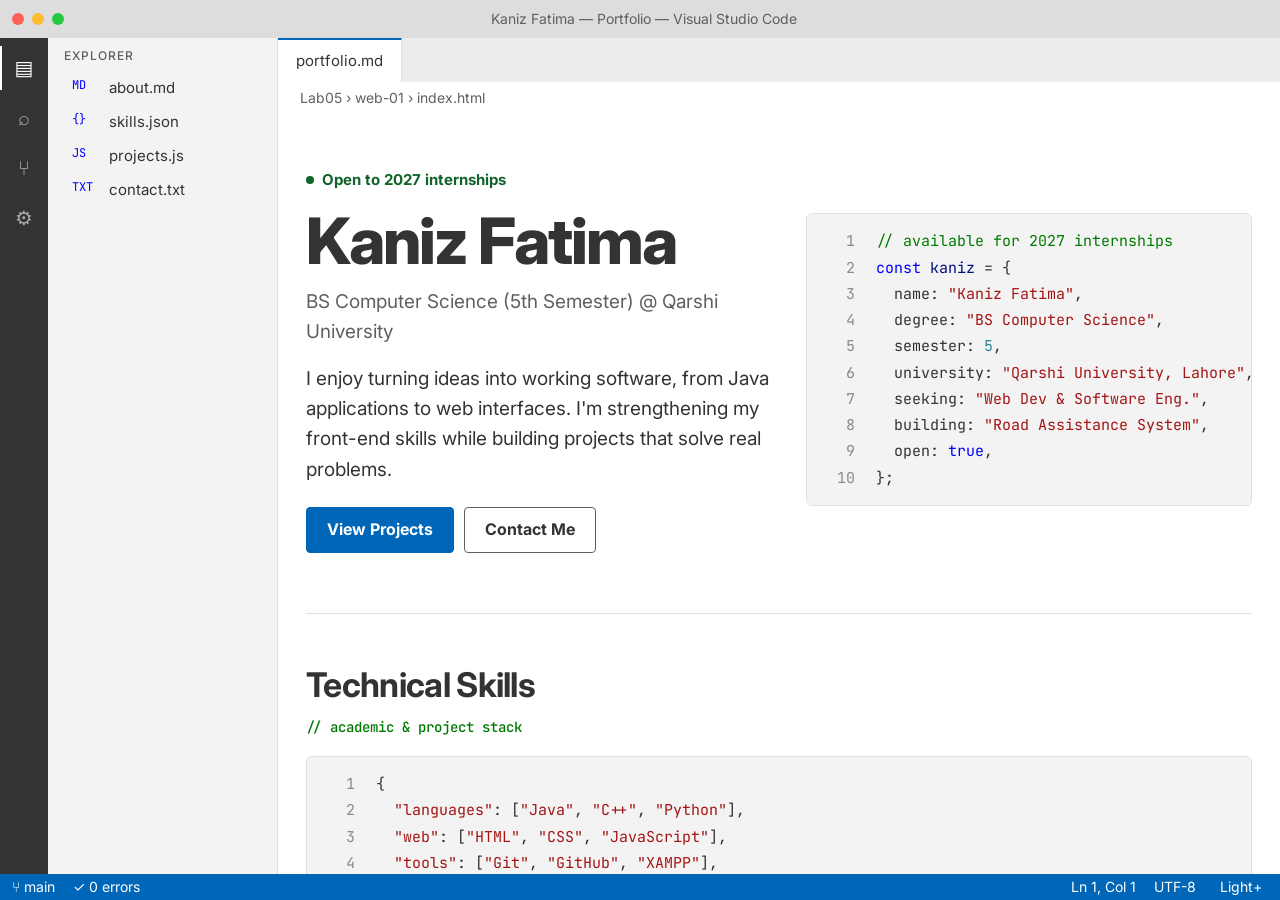
<file: web-01/index.html>
<!DOCTYPE html><html lang="en"><head><meta charset="utf-8"><meta name="viewport" content="width=device-width,initial-scale=1,viewport-fit=cover"><title>Kaniz Fatima | Portfolio</title><link rel="stylesheet" href="https://fonts.googleapis.com/css2?family=Inter:wght@400;500;700;800&family=JetBrains+Mono:wght@500&display=swap"><style>
  :root{--tb:#3c3c3c;--ab:#333;--sb:#252526;--ed:#1e1e1e;--tab:#2d2d2d;--line:#3c3c3c;--ink:#d4d4d4;--muted:#a0a0a0;--acc:#0e7fd1;--sel:#094771;--card:#252526;--kw:#569cd6;--st:#ce9178;--fn:#dcdcaa;--ty:#4ec9b0;--cm:#6a9955;--va:#9cdcfe;--ok:#4ec9b0;color-scheme:dark;box-sizing:border-box;padding-top:env(safe-area-inset-top,0px);padding-bottom:env(safe-area-inset-bottom,0px)}
  @media (prefers-color-scheme:light){:root:not([data-theme="dark"]){--tb:#dddddd;--sb:#f3f3f3;--ed:#fff;--tab:#ececec;--line:#e0e0e0;--ink:#333;--muted:#5f5f5f;--acc:#0066b8;--sel:#e4e6f1;--card:#f3f3f3;--kw:#0000ff;--st:#a31515;--fn:#795e26;--ty:#267f99;--cm:#007a00;--va:#001080;--ok:#116329;color-scheme:light}}
  :root[data-theme="light"]{--tb:#dddddd;--sb:#f3f3f3;--ed:#fff;--tab:#ececec;--line:#e0e0e0;--ink:#333;--muted:#5f5f5f;--acc:#0066b8;--sel:#e4e6f1;--card:#f3f3f3;--kw:#0000ff;--st:#a31515;--fn:#795e26;--ty:#267f99;--cm:#007a00;--va:#001080;--ok:#116329;color-scheme:light}
  *{box-sizing:border-box}html,body{height:100%;margin:0}html{background:var(--tb)}
  body{display:flex;flex-direction:column;background:var(--ed);color:var(--ink);font:16px/1.6 Inter,system-ui,sans-serif;overflow:hidden}
  :focus-visible{outline:2px solid var(--acc);outline-offset:1px}a{color:var(--va)}button{font:inherit;color:inherit;cursor:pointer}
  .mono,code,.code{font-family:"JetBrains Mono",monospace}
  .title{flex:none;height:38px;background:var(--tb);display:flex;align-items:center;padding:0 12px;gap:8px;font-size:14px;color:var(--muted)}
  .title i{width:12px;height:12px;border-radius:50%;display:block}.title span{flex:1;text-align:center;margin-right:52px}
  .mid{flex:1;display:flex;min-height:0}
  .act{flex:none;width:48px;background:#333;display:flex;flex-direction:column;align-items:center;gap:6px;padding-top:8px;color:#aaa;font-size:20px}
  .act b{width:48px;height:44px;display:grid;place-items:center;font-weight:400}.act b.on{color:#fff;box-shadow:inset 2px 0 #fff}
  .exp{flex:none;width:230px;background:var(--sb);border-right:1px solid var(--line);padding:10px 0;overflow:auto;font-size:15px}
  .exp h4{margin:0 16px 8px;font:500 12px Inter;letter-spacing:.08em;text-transform:uppercase;color:var(--muted)}
  .exp a,.exp button{display:flex;gap:8px;width:100%;text-align:left;border:0;background:none;padding:5px 16px 5px 24px;text-decoration:none;color:var(--ink);font-size:15px}
  .exp a:hover,.exp button:hover{background:var(--sel)}.exp .on{background:var(--sel);color:var(--ink)}
  .exp em{font-style:normal;font-family:"JetBrains Mono",monospace;color:var(--kw);font-size:12px;width:2.4em}
  .ed{flex:1;display:flex;flex-direction:column;min-width:0}
  .tabs{flex:none;display:flex;background:var(--tab);overflow-x:auto}
  .tabs a,.tabs span{flex:none;padding:9px 18px;font-size:15px;color:var(--muted);text-decoration:none;border-right:1px solid var(--line);border-top:2px solid transparent}
  .tabs .on{background:var(--ed);color:var(--ink);border-top-color:var(--acc)}.tabs a:hover{color:var(--ink)}
  .crumb{flex:none;padding:5px 22px;font-size:14px;color:var(--muted)}
  .scroll{flex:1;overflow:auto;min-height:0}.in{max-width:1040px;margin:0 auto;padding:12px 28px 56px}
  .status{flex:none;min-height:26px;background:var(--acc);color:#fff;display:flex;gap:18px;align-items:center;padding:0 12px;font-size:14px;overflow-x:auto;white-space:nowrap}
  .status button{background:none;border:0;padding:0 6px;height:26px}.status button:hover{background:rgba(255,255,255,.2)}.status .r{margin-left:auto}
  .kw{color:var(--kw)}.s{color:var(--st)}.fn{color:var(--fn)}.ty{color:var(--ty)}.cm{color:var(--cm)}.va{color:var(--va)}
  .code{font-size:15px;line-height:1.75;counter-reset:n;background:var(--card);border:1px solid var(--line);border-radius:6px;padding:14px 0;overflow-x:auto}
  .code>div{white-space:pre;padding-right:18px}.code>div::before{counter-increment:n;content:counter(n);display:inline-block;width:3.2em;padding-right:1.4em;text-align:right;color:var(--muted);opacity:.7}
  h1{font-size:clamp(38px,6vw,64px);font-weight:800;letter-spacing:-.03em;line-height:1.1;margin:0}
  h2{font-size:clamp(26px,3.4vw,34px);font-weight:700;margin:0 0 6px;letter-spacing:-.02em}h3{margin:0;font-size:20px}
  .sub{color:var(--cm);font:500 14px "JetBrains Mono",monospace;margin:0 0 20px}
  .badge{display:inline-flex;gap:8px;align-items:center;font-size:15px;font-weight:700;color:var(--ok);margin-bottom:14px}.badge i{width:8px;height:8px;border-radius:50%;background:currentColor}
  .lead{font-size:19px;max-width:34em;color:var(--ink);margin:16px 0 22px}.role{color:var(--muted);font-size:19px;margin:10px 0 0}
  .row{display:flex;flex-wrap:wrap;gap:10px}
  .btn{display:inline-block;background:var(--acc);color:#fff;border:1px solid var(--acc);padding:9px 20px;border-radius:4px;font-weight:700;text-decoration:none;font-size:16px}.btn.g{background:none;color:var(--ink);border-color:var(--muted)}.btn:hover{filter:brightness(1.12)}
  .hero{display:grid;grid-template-columns:1.05fr 1fr;gap:32px;align-items:center;padding:40px 0 32px}
  .sec{padding:44px 0 8px;border-top:1px solid var(--line);margin-top:28px}
  .chips{display:flex;flex-wrap:wrap;gap:8px}.chip{font:500 14px "JetBrains Mono",monospace;border:1px solid var(--line);border-radius:4px;padding:2px 10px;background:var(--sb);color:var(--ty)}
  .file{border:1px solid var(--line);border-radius:6px;margin-bottom:16px;background:var(--card);overflow:hidden}.file.ft{border-color:var(--acc)}
  .fh{display:flex;justify-content:space-between;gap:10px;background:var(--tab);padding:7px 16px;font:500 14px "JetBrains Mono",monospace;color:var(--muted);border-bottom:1px solid var(--line)}
  .fb{padding:18px 20px}.fb p{margin:8px 0 14px;color:var(--muted)}.tag{color:var(--ok)}
  .term{background:#1e1e1e;color:#d4d4d4;border:1px solid var(--line);border-radius:6px;padding:16px 20px;font:15px/1.9 "JetBrains Mono",monospace;overflow-x:auto}
  .term .p{color:#4ec9b0}.term a{color:#9cdcfe}.term span.k{color:#a0a0a0;display:inline-block;width:8em}
  @media(max-width:860px){.act,.exp{display:none}.hero{grid-template-columns:1fr}.title span{margin-right:0}.in{padding:8px 16px 48px}}
  @media(prefers-reduced-motion:reduce){*{transition:none!important;scroll-behavior:auto!important}}
  </style></head><body>
  <div class="title"><i style="background:#ff5f57"></i><i style="background:#febc2e"></i><i style="background:#28c840"></i><span>Kaniz Fatima — Portfolio — Visual Studio Code</span></div>
  <div class="mid"><nav class="act" aria-hidden="true"><b class="on">▤</b><b>⌕</b><b>⑂</b><b>⚙</b></nav><nav class="exp" aria-label="Explorer"><h4>Explorer</h4><a href="#about"><em>MD</em>about.md</a><a href="#skills"><em>{}</em>skills.json</a><a href="#projects"><em>JS</em>projects.js</a><a href="#contact"><em>TXT</em>contact.txt</a></nav>
  <div class="ed"><div class="tabs"><span class="on">portfolio.md</span></div><div class="crumb">Lab05 › web-01 › index.html</div><div class="scroll"><div class="in" id="about"><div class="hero"><div><div class="badge"><i></i>Open to 2027 internships</div><h1>Kaniz Fatima</h1><p class="role">BS Computer Science (5th Semester) @ Qarshi University</p><p class="lead">I enjoy turning ideas into working software, from Java applications to web interfaces. I'm strengthening my front-end skills while building projects that solve real problems.</p><div class="row"><a class="btn" href="#projects">View Projects</a><a class="btn g" href="#contact">Contact Me</a></div></div><div class="code" aria-label="code"><div><span class="cm">// available for 2027 internships</span></div><div><span class="kw">const</span> <span class="va">kaniz</span> = {</div><div>  name: <span class="s">"Kaniz Fatima"</span>,</div><div>  degree: <span class="s">"BS Computer Science"</span>,</div><div>  semester: <span class="ty">5</span>,</div><div>  university: <span class="s">"Qarshi University, Lahore"</span>,</div><div>  seeking: <span class="s">"Web Dev &amp; Software Eng."</span>,</div><div>  building: <span class="s">"Road Assistance System"</span>,</div><div>  open: <span class="kw">true</span>,</div><div>};</div></div></div><section id="skills" class="sec"><h2>Technical Skills</h2><p class="sub">// academic &amp; project stack</p><div class="code" aria-label="code"><div>{</div><div>  <span class="s">"languages"</span>: [<span class="s">"Java"</span>, <span class="s">"C++"</span>, <span class="s">"Python"</span>],</div><div>  <span class="s">"web"</span>: [<span class="s">"HTML"</span>, <span class="s">"CSS"</span>, <span class="s">"JavaScript"</span>],</div><div>  <span class="s">"tools"</span>: [<span class="s">"Git"</span>, <span class="s">"GitHub"</span>, <span class="s">"XAMPP"</span>],</div><div>  <span class="s">"soft"</span>: [<span class="s">"Communication"</span>, <span class="s">"Team Management"</span>, <span class="s">"Leadership"</span>]</div><div>}</div></div></section><section id="projects" class="sec"><h2>Featured Projects</h2><p class="sub">// top 3 selected</p><article class="file ft"><div class="fh"><span>◧ lumiere.html</span><span class="tag">Live Website</span></div><div class="fb"><h3>Lumiere</h3><p>Responsive single-page website built from scratch with clean HTML and CSS, focused on layout and a polished look.</p><div class="chips"><span class="chip">HTML</span><span class="chip">CSS</span></div><br><div class="row"><a class="btn g" href="https://github.com/KanizFatima69">View on GitHub</a><a class="btn" href="#">Live Demo</a></div></div></article><article class="file"><div class="fh"><span>◧ LibrarySystem.java</span><span class="tag">Java · OOP</span></div><div class="fb"><h3>Library Management System</h3><p>Desktop application that manages books and members, using object-oriented design to handle issuing and returning.</p><div class="chips"><span class="chip">Java</span><span class="chip">OOP</span></div><br><div class="row"><a class="btn g" href="https://github.com/KanizFatima69">View on GitHub</a></div></div></article><article class="file"><div class="fh"><span>◧ recommender.py</span><span class="tag">Python</span></div><div class="fb"><h3>Movie Recommendation System</h3><p>Suggests movies to a user based on their preferences and similar titles.</p><div class="chips"><span class="chip">Python</span></div><br><div class="row"><a class="btn g" href="https://github.com/KanizFatima69">View on GitHub</a></div></div></article><div class="file"><div class="fh"><span>◧ also-worked-on.md</span></div><div class="fb"><ul style="margin:0;padding-left:20px;color:var(--muted)"><li>Interprocess Communication System (Python, OS)</li><li>Road Assistance System for Women (website, in progress)</li></ul></div></div></section><section id="contact" class="sec"><h2>Contact</h2><p class="sub">// Lahore, Pakistan</p><div class="term"><div><span class="p">$</span> cat contact.txt</div><div><span class="k">email</span><a href="mailto:fatishahid7@gmail.com">fatishahid7@gmail.com</a></div><div><span class="k">github</span><a href="https://github.com/KanizFatima69">github.com/KanizFatima69</a></div><div><span class="k">education</span>BS CS, Qarshi University (2028)</div><div><span class="k">location</span>Lahore, Pakistan</div></div><div class="row" style="margin-top:16px"><a class="btn" href="#">Download CV</a><button class="btn g" onclick="navigator.clipboard.writeText('fatishahid7@gmail.com');this.textContent='Email copied'">Copy Email</button></div></section></div></div></div></div>
  <div class="status"><span>⑂ main</span><span>✓ 0 errors</span><span class="r">Ln 1, Col 1</span><span>UTF-8</span><button id="th">Dark+</button></div>
  <script>let d=!matchMedia("(prefers-color-scheme:light)").matches;const th=document.getElementById("th");th.textContent=d?"Dark+":"Light+";th.onclick=()=>{d=!d;document.documentElement.dataset.theme=d?"dark":"light";th.textContent=d?"Dark+":"Light+"};</script></body></html>
</file>
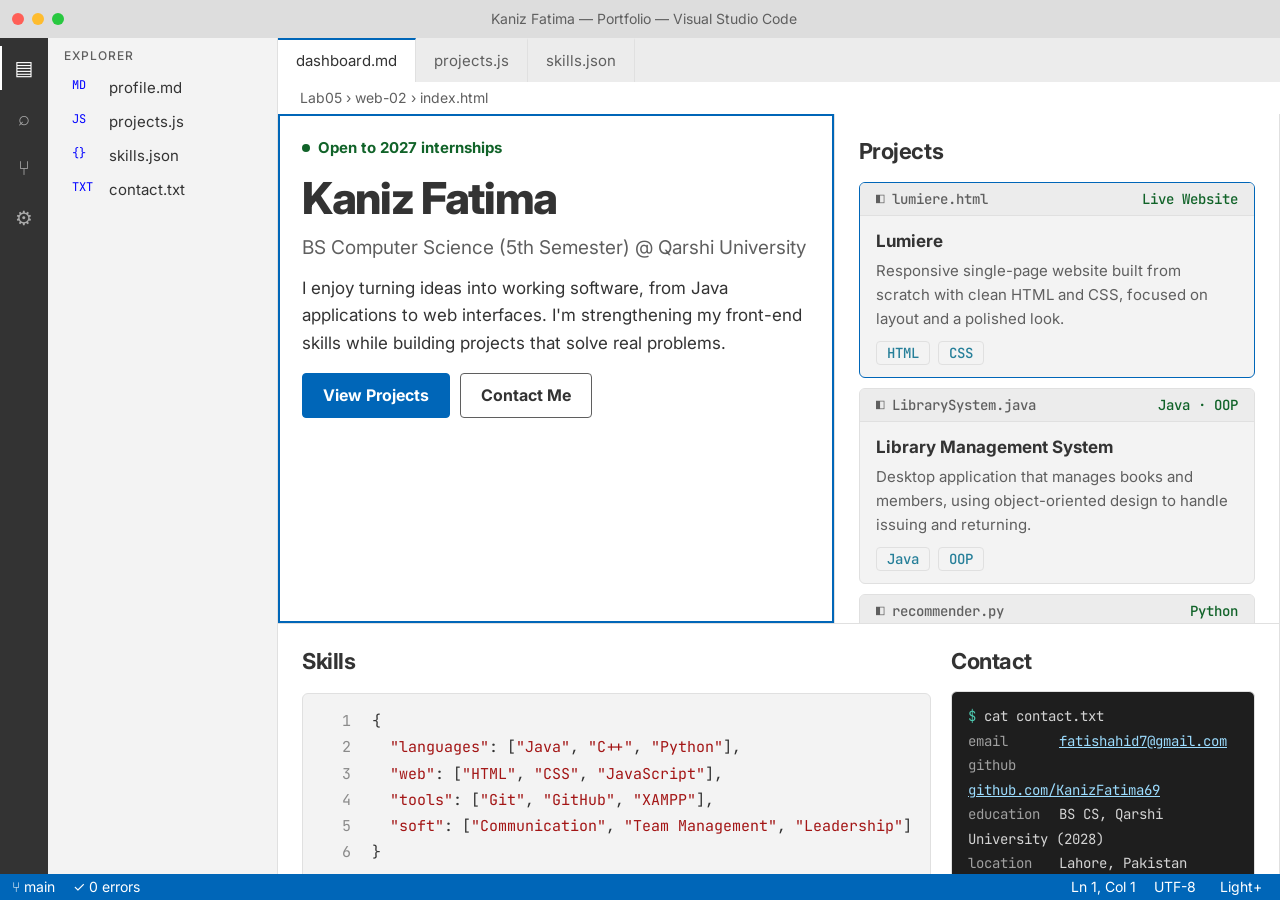
<file: web-02/index.html>
<!DOCTYPE html><html lang="en"><head><meta charset="utf-8"><meta name="viewport" content="width=device-width,initial-scale=1,viewport-fit=cover"><title>Kaniz Fatima | Dashboard</title><link rel="stylesheet" href="https://fonts.googleapis.com/css2?family=Inter:wght@400;500;700;800&family=JetBrains+Mono:wght@500&display=swap"><style>
  :root{--tb:#3c3c3c;--ab:#333;--sb:#252526;--ed:#1e1e1e;--tab:#2d2d2d;--line:#3c3c3c;--ink:#d4d4d4;--muted:#a0a0a0;--acc:#0e7fd1;--sel:#094771;--card:#252526;--kw:#569cd6;--st:#ce9178;--fn:#dcdcaa;--ty:#4ec9b0;--cm:#6a9955;--va:#9cdcfe;--ok:#4ec9b0;color-scheme:dark;box-sizing:border-box;padding-top:env(safe-area-inset-top,0px);padding-bottom:env(safe-area-inset-bottom,0px)}
  @media (prefers-color-scheme:light){:root:not([data-theme="dark"]){--tb:#dddddd;--sb:#f3f3f3;--ed:#fff;--tab:#ececec;--line:#e0e0e0;--ink:#333;--muted:#5f5f5f;--acc:#0066b8;--sel:#e4e6f1;--card:#f3f3f3;--kw:#0000ff;--st:#a31515;--fn:#795e26;--ty:#267f99;--cm:#007a00;--va:#001080;--ok:#116329;color-scheme:light}}
  :root[data-theme="light"]{--tb:#dddddd;--sb:#f3f3f3;--ed:#fff;--tab:#ececec;--line:#e0e0e0;--ink:#333;--muted:#5f5f5f;--acc:#0066b8;--sel:#e4e6f1;--card:#f3f3f3;--kw:#0000ff;--st:#a31515;--fn:#795e26;--ty:#267f99;--cm:#007a00;--va:#001080;--ok:#116329;color-scheme:light}
  *{box-sizing:border-box}html,body{height:100%;margin:0}html{background:var(--tb)}
  body{display:flex;flex-direction:column;background:var(--ed);color:var(--ink);font:16px/1.6 Inter,system-ui,sans-serif;overflow:hidden}
  :focus-visible{outline:2px solid var(--acc);outline-offset:1px}a{color:var(--va)}button{font:inherit;color:inherit;cursor:pointer}
  .mono,code,.code{font-family:"JetBrains Mono",monospace}
  .title{flex:none;height:38px;background:var(--tb);display:flex;align-items:center;padding:0 12px;gap:8px;font-size:14px;color:var(--muted)}
  .title i{width:12px;height:12px;border-radius:50%;display:block}.title span{flex:1;text-align:center;margin-right:52px}
  .mid{flex:1;display:flex;min-height:0}
  .act{flex:none;width:48px;background:#333;display:flex;flex-direction:column;align-items:center;gap:6px;padding-top:8px;color:#aaa;font-size:20px}
  .act b{width:48px;height:44px;display:grid;place-items:center;font-weight:400}.act b.on{color:#fff;box-shadow:inset 2px 0 #fff}
  .exp{flex:none;width:230px;background:var(--sb);border-right:1px solid var(--line);padding:10px 0;overflow:auto;font-size:15px}
  .exp h4{margin:0 16px 8px;font:500 12px Inter;letter-spacing:.08em;text-transform:uppercase;color:var(--muted)}
  .exp a,.exp button{display:flex;gap:8px;width:100%;text-align:left;border:0;background:none;padding:5px 16px 5px 24px;text-decoration:none;color:var(--ink);font-size:15px}
  .exp a:hover,.exp button:hover{background:var(--sel)}.exp .on{background:var(--sel);color:var(--ink)}
  .exp em{font-style:normal;font-family:"JetBrains Mono",monospace;color:var(--kw);font-size:12px;width:2.4em}
  .ed{flex:1;display:flex;flex-direction:column;min-width:0}
  .tabs{flex:none;display:flex;background:var(--tab);overflow-x:auto}
  .tabs a,.tabs span{flex:none;padding:9px 18px;font-size:15px;color:var(--muted);text-decoration:none;border-right:1px solid var(--line);border-top:2px solid transparent}
  .tabs .on{background:var(--ed);color:var(--ink);border-top-color:var(--acc)}.tabs a:hover{color:var(--ink)}
  .crumb{flex:none;padding:5px 22px;font-size:14px;color:var(--muted)}
  .scroll{flex:1;overflow:auto;min-height:0}.in{max-width:1040px;margin:0 auto;padding:12px 28px 56px}
  .status{flex:none;min-height:26px;background:var(--acc);color:#fff;display:flex;gap:18px;align-items:center;padding:0 12px;font-size:14px;overflow-x:auto;white-space:nowrap}
  .status button{background:none;border:0;padding:0 6px;height:26px}.status button:hover{background:rgba(255,255,255,.2)}.status .r{margin-left:auto}
  .kw{color:var(--kw)}.s{color:var(--st)}.fn{color:var(--fn)}.ty{color:var(--ty)}.cm{color:var(--cm)}.va{color:var(--va)}
  .code{font-size:15px;line-height:1.75;counter-reset:n;background:var(--card);border:1px solid var(--line);border-radius:6px;padding:14px 0;overflow-x:auto}
  .code>div{white-space:pre;padding-right:18px}.code>div::before{counter-increment:n;content:counter(n);display:inline-block;width:3.2em;padding-right:1.4em;text-align:right;color:var(--muted);opacity:.7}
  h1{font-size:clamp(38px,6vw,64px);font-weight:800;letter-spacing:-.03em;line-height:1.1;margin:0}
  h2{font-size:clamp(26px,3.4vw,34px);font-weight:700;margin:0 0 6px;letter-spacing:-.02em}h3{margin:0;font-size:20px}
  .sub{color:var(--cm);font:500 14px "JetBrains Mono",monospace;margin:0 0 20px}
  .badge{display:inline-flex;gap:8px;align-items:center;font-size:15px;font-weight:700;color:var(--ok);margin-bottom:14px}.badge i{width:8px;height:8px;border-radius:50%;background:currentColor}
  .lead{font-size:19px;max-width:34em;color:var(--ink);margin:16px 0 22px}.role{color:var(--muted);font-size:19px;margin:10px 0 0}
  .row{display:flex;flex-wrap:wrap;gap:10px}
  .btn{display:inline-block;background:var(--acc);color:#fff;border:1px solid var(--acc);padding:9px 20px;border-radius:4px;font-weight:700;text-decoration:none;font-size:16px}.btn.g{background:none;color:var(--ink);border-color:var(--muted)}.btn:hover{filter:brightness(1.12)}
  .hero{display:grid;grid-template-columns:1.05fr 1fr;gap:32px;align-items:center;padding:40px 0 32px}
  .sec{padding:44px 0 8px;border-top:1px solid var(--line);margin-top:28px}
  .chips{display:flex;flex-wrap:wrap;gap:8px}.chip{font:500 14px "JetBrains Mono",monospace;border:1px solid var(--line);border-radius:4px;padding:2px 10px;background:var(--sb);color:var(--ty)}
  .file{border:1px solid var(--line);border-radius:6px;margin-bottom:16px;background:var(--card);overflow:hidden}.file.ft{border-color:var(--acc)}
  .fh{display:flex;justify-content:space-between;gap:10px;background:var(--tab);padding:7px 16px;font:500 14px "JetBrains Mono",monospace;color:var(--muted);border-bottom:1px solid var(--line)}
  .fb{padding:18px 20px}.fb p{margin:8px 0 14px;color:var(--muted)}.tag{color:var(--ok)}
  .term{background:#1e1e1e;color:#d4d4d4;border:1px solid var(--line);border-radius:6px;padding:16px 20px;font:15px/1.9 "JetBrains Mono",monospace;overflow-x:auto}
  .term .p{color:#4ec9b0}.term a{color:#9cdcfe}.term span.k{color:#a0a0a0;display:inline-block;width:8em}
  @media(max-width:860px){.act,.exp{display:none}.hero{grid-template-columns:1fr}.title span{margin-right:0}.in{padding:8px 16px 48px}}
  @media(prefers-reduced-motion:reduce){*{transition:none!important;scroll-behavior:auto!important}}
  </style><style>.d{flex:1;display:grid;grid-template-columns:1.25fr 1fr;grid-template-rows:1fr 250px;min-height:0}.d>section{overflow:auto;padding:20px 24px;border-right:1px solid var(--line);border-bottom:1px solid var(--line);min-height:0}.d>section.on{box-shadow:inset 0 0 0 2px var(--acc)}.d h1{font-size:44px}.d h2{font-size:22px;margin-bottom:12px}.d .file{margin-bottom:10px}.d .fb{padding:12px 16px}.d .fb p{margin:4px 0 10px;font-size:15px}.d h3{font-size:17px}.d .lead{font-size:17px;margin:12px 0 16px}.d .code{margin-top:14px}.pan{grid-column:1/3;display:grid;grid-template-columns:1fr 1fr;gap:20px;border-bottom:0!important}.d .term{font-size:14px;line-height:1.75;padding:12px 16px}.d .term span.k{width:6.5em}@media(max-width:860px){body{overflow:auto}.d{display:block}.d>section{overflow:visible}.pan{display:block}}</style></head><body>
  <div class="title"><i style="background:#ff5f57"></i><i style="background:#febc2e"></i><i style="background:#28c840"></i><span>Kaniz Fatima — Portfolio — Visual Studio Code</span></div>
  <div class="mid"><nav class="act" aria-hidden="true"><b class="on">▤</b><b>⌕</b><b>⑂</b><b>⚙</b></nav><nav class="exp" aria-label="Explorer"><h4>Explorer</h4><button data-k="a"><em>MD</em>profile.md</button><button data-k="b"><em>JS</em>projects.js</button><button data-k="c"><em>{}</em>skills.json</button><button data-k="c"><em>TXT</em>contact.txt</button></nav>
  <div class="ed"><div class="tabs"><span class="on">dashboard.md</span><span>projects.js</span><span>skills.json</span></div><div class="crumb">Lab05 › web-02 › index.html</div><div class="d"><section id="a" class="on"><div><div class="badge"><i></i>Open to 2027 internships</div><h1>Kaniz Fatima</h1><p class="role">BS Computer Science (5th Semester) @ Qarshi University</p><p class="lead">I enjoy turning ideas into working software, from Java applications to web interfaces. I'm strengthening my front-end skills while building projects that solve real problems.</p><div class="row"><a class="btn" href="#">View Projects</a><a class="btn g" href="#">Contact Me</a></div></div></section><section id="b"><h2>Projects</h2><article class="file ft"><div class="fh"><span>◧ lumiere.html</span><span class="tag">Live Website</span></div><div class="fb"><h3>Lumiere</h3><p>Responsive single-page website built from scratch with clean HTML and CSS, focused on layout and a polished look.</p><div class="chips"><span class="chip">HTML</span><span class="chip">CSS</span></div></div></article><article class="file"><div class="fh"><span>◧ LibrarySystem.java</span><span class="tag">Java · OOP</span></div><div class="fb"><h3>Library Management System</h3><p>Desktop application that manages books and members, using object-oriented design to handle issuing and returning.</p><div class="chips"><span class="chip">Java</span><span class="chip">OOP</span></div></div></article><article class="file"><div class="fh"><span>◧ recommender.py</span><span class="tag">Python</span></div><div class="fb"><h3>Movie Recommendation System</h3><p>Suggests movies to a user based on their preferences and similar titles.</p><div class="chips"><span class="chip">Python</span></div></div></article><div class="file"><div class="fh"><span>◧ also-worked-on.md</span></div><div class="fb"><ul style="margin:0;padding-left:20px;color:var(--muted)"><li>Interprocess Communication System (Python, OS)</li><li>Road Assistance System for Women (website, in progress)</li></ul></div></div></section><section id="c" class="pan"><div><h2>Skills</h2><div class="code" aria-label="code"><div>{</div><div>  <span class="s">"languages"</span>: [<span class="s">"Java"</span>, <span class="s">"C++"</span>, <span class="s">"Python"</span>],</div><div>  <span class="s">"web"</span>: [<span class="s">"HTML"</span>, <span class="s">"CSS"</span>, <span class="s">"JavaScript"</span>],</div><div>  <span class="s">"tools"</span>: [<span class="s">"Git"</span>, <span class="s">"GitHub"</span>, <span class="s">"XAMPP"</span>],</div><div>  <span class="s">"soft"</span>: [<span class="s">"Communication"</span>, <span class="s">"Team Management"</span>, <span class="s">"Leadership"</span>]</div><div>}</div></div></div><div><h2>Contact</h2><div class="term"><div><span class="p">$</span> cat contact.txt</div><div><span class="k">email</span><a href="mailto:fatishahid7@gmail.com">fatishahid7@gmail.com</a></div><div><span class="k">github</span><a href="https://github.com/KanizFatima69">github.com/KanizFatima69</a></div><div><span class="k">education</span>BS CS, Qarshi University (2028)</div><div><span class="k">location</span>Lahore, Pakistan</div></div><div class="row" style="margin-top:16px"><a class="btn" href="#">Download CV</a><button class="btn g" onclick="navigator.clipboard.writeText('fatishahid7@gmail.com');this.textContent='Email copied'">Copy Email</button></div></div></section></div></div></div>
  <div class="status"><span>⑂ main</span><span>✓ 0 errors</span><span class="r">Ln 1, Col 1</span><span>UTF-8</span><button id="th">Dark+</button></div>
  <script>let d=!matchMedia("(prefers-color-scheme:light)").matches;const th=document.getElementById("th");th.textContent=d?"Dark+":"Light+";th.onclick=()=>{d=!d;document.documentElement.dataset.theme=d?"dark":"light";th.textContent=d?"Dark+":"Light+"};document.querySelectorAll(".exp button").forEach(b=>b.onclick=()=>{document.querySelectorAll(".exp button").forEach(x=>x.classList.toggle("on",x===b));document.querySelectorAll(".d>section").forEach(s=>s.classList.toggle("on",s.id===b.dataset.k));document.getElementById(b.dataset.k).scrollIntoView({block:"nearest"})})</script></body></html>
</file>
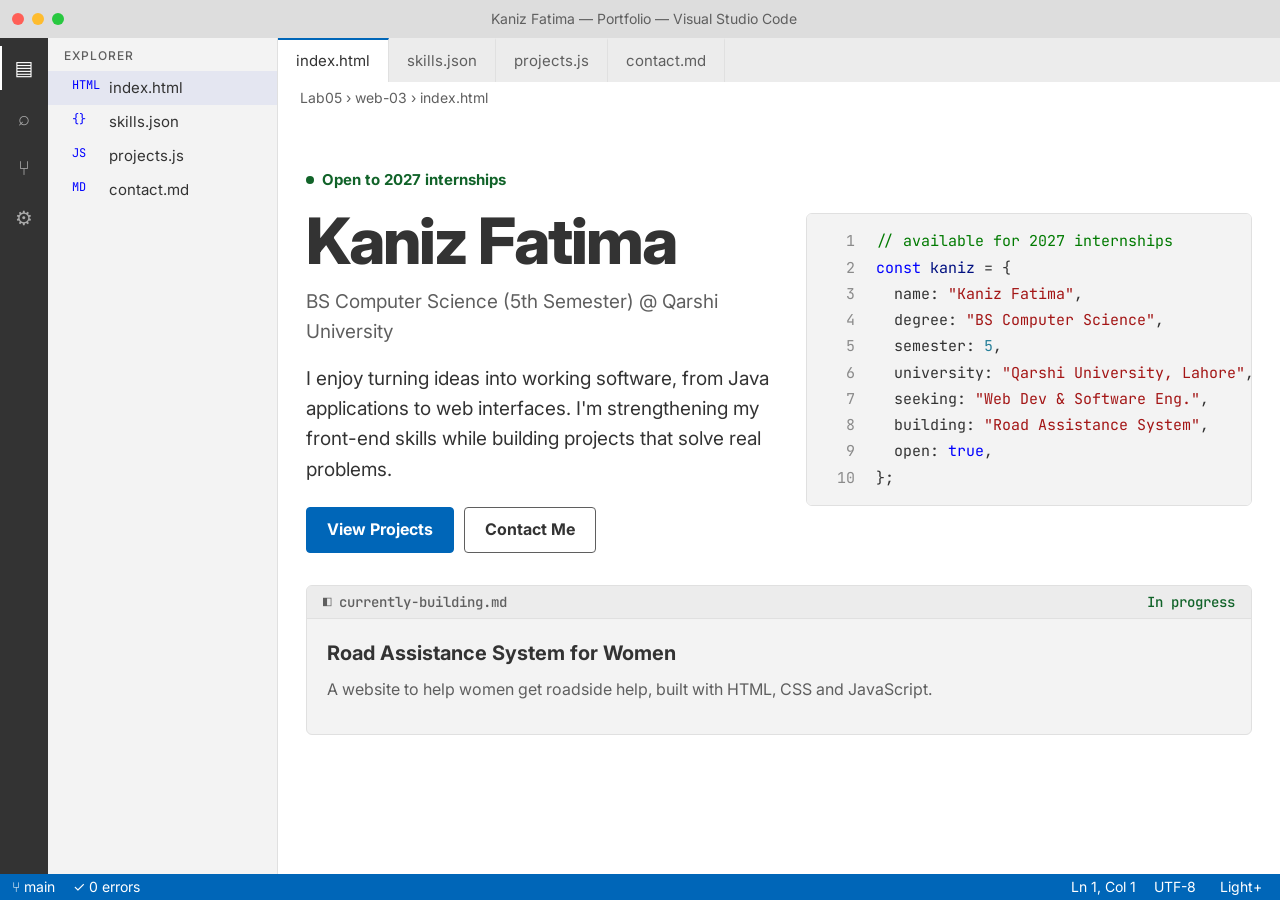
<file: web-03/index.html>
<!DOCTYPE html><html lang="en"><head><meta charset="utf-8"><meta name="viewport" content="width=device-width,initial-scale=1,viewport-fit=cover"><title>Kaniz Fatima | Portfolio</title><link rel="stylesheet" href="https://fonts.googleapis.com/css2?family=Inter:wght@400;500;700;800&family=JetBrains+Mono:wght@500&display=swap"><style>
  :root{--tb:#3c3c3c;--ab:#333;--sb:#252526;--ed:#1e1e1e;--tab:#2d2d2d;--line:#3c3c3c;--ink:#d4d4d4;--muted:#a0a0a0;--acc:#0e7fd1;--sel:#094771;--card:#252526;--kw:#569cd6;--st:#ce9178;--fn:#dcdcaa;--ty:#4ec9b0;--cm:#6a9955;--va:#9cdcfe;--ok:#4ec9b0;color-scheme:dark;box-sizing:border-box;padding-top:env(safe-area-inset-top,0px);padding-bottom:env(safe-area-inset-bottom,0px)}
  @media (prefers-color-scheme:light){:root:not([data-theme="dark"]){--tb:#dddddd;--sb:#f3f3f3;--ed:#fff;--tab:#ececec;--line:#e0e0e0;--ink:#333;--muted:#5f5f5f;--acc:#0066b8;--sel:#e4e6f1;--card:#f3f3f3;--kw:#0000ff;--st:#a31515;--fn:#795e26;--ty:#267f99;--cm:#007a00;--va:#001080;--ok:#116329;color-scheme:light}}
  :root[data-theme="light"]{--tb:#dddddd;--sb:#f3f3f3;--ed:#fff;--tab:#ececec;--line:#e0e0e0;--ink:#333;--muted:#5f5f5f;--acc:#0066b8;--sel:#e4e6f1;--card:#f3f3f3;--kw:#0000ff;--st:#a31515;--fn:#795e26;--ty:#267f99;--cm:#007a00;--va:#001080;--ok:#116329;color-scheme:light}
  *{box-sizing:border-box}html,body{height:100%;margin:0}html{background:var(--tb)}
  body{display:flex;flex-direction:column;background:var(--ed);color:var(--ink);font:16px/1.6 Inter,system-ui,sans-serif;overflow:hidden}
  :focus-visible{outline:2px solid var(--acc);outline-offset:1px}a{color:var(--va)}button{font:inherit;color:inherit;cursor:pointer}
  .mono,code,.code{font-family:"JetBrains Mono",monospace}
  .title{flex:none;height:38px;background:var(--tb);display:flex;align-items:center;padding:0 12px;gap:8px;font-size:14px;color:var(--muted)}
  .title i{width:12px;height:12px;border-radius:50%;display:block}.title span{flex:1;text-align:center;margin-right:52px}
  .mid{flex:1;display:flex;min-height:0}
  .act{flex:none;width:48px;background:#333;display:flex;flex-direction:column;align-items:center;gap:6px;padding-top:8px;color:#aaa;font-size:20px}
  .act b{width:48px;height:44px;display:grid;place-items:center;font-weight:400}.act b.on{color:#fff;box-shadow:inset 2px 0 #fff}
  .exp{flex:none;width:230px;background:var(--sb);border-right:1px solid var(--line);padding:10px 0;overflow:auto;font-size:15px}
  .exp h4{margin:0 16px 8px;font:500 12px Inter;letter-spacing:.08em;text-transform:uppercase;color:var(--muted)}
  .exp a,.exp button{display:flex;gap:8px;width:100%;text-align:left;border:0;background:none;padding:5px 16px 5px 24px;text-decoration:none;color:var(--ink);font-size:15px}
  .exp a:hover,.exp button:hover{background:var(--sel)}.exp .on{background:var(--sel);color:var(--ink)}
  .exp em{font-style:normal;font-family:"JetBrains Mono",monospace;color:var(--kw);font-size:12px;width:2.4em}
  .ed{flex:1;display:flex;flex-direction:column;min-width:0}
  .tabs{flex:none;display:flex;background:var(--tab);overflow-x:auto}
  .tabs a,.tabs span{flex:none;padding:9px 18px;font-size:15px;color:var(--muted);text-decoration:none;border-right:1px solid var(--line);border-top:2px solid transparent}
  .tabs .on{background:var(--ed);color:var(--ink);border-top-color:var(--acc)}.tabs a:hover{color:var(--ink)}
  .crumb{flex:none;padding:5px 22px;font-size:14px;color:var(--muted)}
  .scroll{flex:1;overflow:auto;min-height:0}.in{max-width:1040px;margin:0 auto;padding:12px 28px 56px}
  .status{flex:none;min-height:26px;background:var(--acc);color:#fff;display:flex;gap:18px;align-items:center;padding:0 12px;font-size:14px;overflow-x:auto;white-space:nowrap}
  .status button{background:none;border:0;padding:0 6px;height:26px}.status button:hover{background:rgba(255,255,255,.2)}.status .r{margin-left:auto}
  .kw{color:var(--kw)}.s{color:var(--st)}.fn{color:var(--fn)}.ty{color:var(--ty)}.cm{color:var(--cm)}.va{color:var(--va)}
  .code{font-size:15px;line-height:1.75;counter-reset:n;background:var(--card);border:1px solid var(--line);border-radius:6px;padding:14px 0;overflow-x:auto}
  .code>div{white-space:pre;padding-right:18px}.code>div::before{counter-increment:n;content:counter(n);display:inline-block;width:3.2em;padding-right:1.4em;text-align:right;color:var(--muted);opacity:.7}
  h1{font-size:clamp(38px,6vw,64px);font-weight:800;letter-spacing:-.03em;line-height:1.1;margin:0}
  h2{font-size:clamp(26px,3.4vw,34px);font-weight:700;margin:0 0 6px;letter-spacing:-.02em}h3{margin:0;font-size:20px}
  .sub{color:var(--cm);font:500 14px "JetBrains Mono",monospace;margin:0 0 20px}
  .badge{display:inline-flex;gap:8px;align-items:center;font-size:15px;font-weight:700;color:var(--ok);margin-bottom:14px}.badge i{width:8px;height:8px;border-radius:50%;background:currentColor}
  .lead{font-size:19px;max-width:34em;color:var(--ink);margin:16px 0 22px}.role{color:var(--muted);font-size:19px;margin:10px 0 0}
  .row{display:flex;flex-wrap:wrap;gap:10px}
  .btn{display:inline-block;background:var(--acc);color:#fff;border:1px solid var(--acc);padding:9px 20px;border-radius:4px;font-weight:700;text-decoration:none;font-size:16px}.btn.g{background:none;color:var(--ink);border-color:var(--muted)}.btn:hover{filter:brightness(1.12)}
  .hero{display:grid;grid-template-columns:1.05fr 1fr;gap:32px;align-items:center;padding:40px 0 32px}
  .sec{padding:44px 0 8px;border-top:1px solid var(--line);margin-top:28px}
  .chips{display:flex;flex-wrap:wrap;gap:8px}.chip{font:500 14px "JetBrains Mono",monospace;border:1px solid var(--line);border-radius:4px;padding:2px 10px;background:var(--sb);color:var(--ty)}
  .file{border:1px solid var(--line);border-radius:6px;margin-bottom:16px;background:var(--card);overflow:hidden}.file.ft{border-color:var(--acc)}
  .fh{display:flex;justify-content:space-between;gap:10px;background:var(--tab);padding:7px 16px;font:500 14px "JetBrains Mono",monospace;color:var(--muted);border-bottom:1px solid var(--line)}
  .fb{padding:18px 20px}.fb p{margin:8px 0 14px;color:var(--muted)}.tag{color:var(--ok)}
  .term{background:#1e1e1e;color:#d4d4d4;border:1px solid var(--line);border-radius:6px;padding:16px 20px;font:15px/1.9 "JetBrains Mono",monospace;overflow-x:auto}
  .term .p{color:#4ec9b0}.term a{color:#9cdcfe}.term span.k{color:#a0a0a0;display:inline-block;width:8em}
  @media(max-width:860px){.act,.exp{display:none}.hero{grid-template-columns:1fr}.title span{margin-right:0}.in{padding:8px 16px 48px}}
  @media(prefers-reduced-motion:reduce){*{transition:none!important;scroll-behavior:auto!important}}
  </style></head><body>
  <div class="title"><i style="background:#ff5f57"></i><i style="background:#febc2e"></i><i style="background:#28c840"></i><span>Kaniz Fatima — Portfolio — Visual Studio Code</span></div>
  <div class="mid"><nav class="act" aria-hidden="true"><b class="on">▤</b><b>⌕</b><b>⑂</b><b>⚙</b></nav><nav class="exp" aria-label="Explorer"><h4>Explorer</h4><a href="#home" data-r="home"><em>HTML</em>index.html</a><a href="#skills" data-r="skills"><em>{}</em>skills.json</a><a href="#projects" data-r="projects"><em>JS</em>projects.js</a><a href="#contact" data-r="contact"><em>MD</em>contact.md</a></nav>
  <div class="ed"><div class="tabs"><a href="#home" data-r="home">index.html</a><a href="#skills" data-r="skills">skills.json</a><a href="#projects" data-r="projects">projects.js</a><a href="#contact" data-r="contact">contact.md</a></div><div class="crumb"><span id="cr"></span></div><div class="scroll" id="pg"></div></div></div>
  <div class="status"><span>⑂ main</span><span>✓ 0 errors</span><span class="r">Ln 1, Col 1</span><span>UTF-8</span><button id="th">Dark+</button></div>
  <script>let d=!matchMedia("(prefers-color-scheme:light)").matches;const th=document.getElementById("th");th.textContent=d?"Dark+":"Light+";th.onclick=()=>{d=!d;document.documentElement.dataset.theme=d?"dark":"light";th.textContent=d?"Dark+":"Light+"};const V={"home": "<div class=\"hero\"><div><div class=\"badge\"><i></i>Open to 2027 internships</div><h1>Kaniz Fatima</h1><p class=\"role\">BS Computer Science (5th Semester) @ Qarshi University</p><p class=\"lead\">I enjoy turning ideas into working software, from Java applications to web interfaces. I'm strengthening my front-end skills while building projects that solve real problems.</p><div class=\"row\"><a class=\"btn\" href=\"#projects\">View Projects</a><a class=\"btn g\" href=\"#contact\">Contact Me</a></div></div><div class=\"code\" aria-label=\"code\"><div><span class=\"cm\">// available for 2027 internships</span></div><div><span class=\"kw\">const</span> <span class=\"va\">kaniz</span> = {</div><div>  name: <span class=\"s\">\"Kaniz Fatima\"</span>,</div><div>  degree: <span class=\"s\">\"BS Computer Science\"</span>,</div><div>  semester: <span class=\"ty\">5</span>,</div><div>  university: <span class=\"s\">\"Qarshi University, Lahore\"</span>,</div><div>  seeking: <span class=\"s\">\"Web Dev &amp; Software Eng.\"</span>,</div><div>  building: <span class=\"s\">\"Road Assistance System\"</span>,</div><div>  open: <span class=\"kw\">true</span>,</div><div>};</div></div></div><div class=\"file\"><div class=\"fh\"><span>\u25e7 currently-building.md</span><span class=\"tag\">In progress</span></div><div class=\"fb\"><h3>Road Assistance System for Women</h3><p>A website to help women get roadside help, built with HTML, CSS and JavaScript.</p></div></div>", "skills": "<h2>Technical Skills</h2><p class=\"sub\">// academic &amp; project stack</p><div class=\"code\" aria-label=\"code\"><div>{</div><div>  <span class=\"s\">\"languages\"</span>: [<span class=\"s\">\"Java\"</span>, <span class=\"s\">\"C++\"</span>, <span class=\"s\">\"Python\"</span>],</div><div>  <span class=\"s\">\"web\"</span>: [<span class=\"s\">\"HTML\"</span>, <span class=\"s\">\"CSS\"</span>, <span class=\"s\">\"JavaScript\"</span>],</div><div>  <span class=\"s\">\"tools\"</span>: [<span class=\"s\">\"Git\"</span>, <span class=\"s\">\"GitHub\"</span>, <span class=\"s\">\"XAMPP\"</span>],</div><div>  <span class=\"s\">\"soft\"</span>: [<span class=\"s\">\"Communication\"</span>, <span class=\"s\">\"Team Management\"</span>, <span class=\"s\">\"Leadership\"</span>]</div><div>}</div></div><div class=\"file ft\" style=\"margin-top:20px\"><div class=\"fh\"><span>\u25e7 next.md</span></div><div class=\"fb\"><h3>Next on my list</h3><p>JavaScript and responsive CSS, applied to the Road Assistance System.</p></div></div>", "projects": "<h2>Featured Projects</h2><p class=\"sub\">// top 3 selected</p><article class=\"file ft\"><div class=\"fh\"><span>\u25e7 lumiere.html</span><span class=\"tag\">Live Website</span></div><div class=\"fb\"><h3>Lumiere</h3><p>Responsive single-page website built from scratch with clean HTML and CSS, focused on layout and a polished look.</p><div class=\"chips\"><span class=\"chip\">HTML</span><span class=\"chip\">CSS</span></div><br><div class=\"row\"><a class=\"btn g\" href=\"https://github.com/KanizFatima69\">View on GitHub</a><a class=\"btn\" href=\"#\">Live Demo</a></div></div></article><article class=\"file\"><div class=\"fh\"><span>\u25e7 LibrarySystem.java</span><span class=\"tag\">Java \u00b7 OOP</span></div><div class=\"fb\"><h3>Library Management System</h3><p>Desktop application that manages books and members, using object-oriented design to handle issuing and returning.</p><div class=\"chips\"><span class=\"chip\">Java</span><span class=\"chip\">OOP</span></div><br><div class=\"row\"><a class=\"btn g\" href=\"https://github.com/KanizFatima69\">View on GitHub</a></div></div></article><article class=\"file\"><div class=\"fh\"><span>\u25e7 recommender.py</span><span class=\"tag\">Python</span></div><div class=\"fb\"><h3>Movie Recommendation System</h3><p>Suggests movies to a user based on their preferences and similar titles.</p><div class=\"chips\"><span class=\"chip\">Python</span></div><br><div class=\"row\"><a class=\"btn g\" href=\"https://github.com/KanizFatima69\">View on GitHub</a></div></div></article><div class=\"file\"><div class=\"fh\"><span>\u25e7 also-worked-on.md</span></div><div class=\"fb\"><ul style=\"margin:0;padding-left:20px;color:var(--muted)\"><li>Interprocess Communication System (Python, OS)</li><li>Road Assistance System for Women (website, in progress)</li></ul></div></div>", "contact": "<h2>Contact</h2><p class=\"sub\">// Lahore, Pakistan</p><div class=\"term\"><div><span class=\"p\">$</span> cat contact.txt</div><div><span class=\"k\">email</span><a href=\"mailto:fatishahid7@gmail.com\">fatishahid7@gmail.com</a></div><div><span class=\"k\">github</span><a href=\"https://github.com/KanizFatima69\">github.com/KanizFatima69</a></div><div><span class=\"k\">education</span>BS CS, Qarshi University (2028)</div><div><span class=\"k\">location</span>Lahore, Pakistan</div></div><div class=\"row\" style=\"margin-top:16px\"><a class=\"btn\" href=\"#\">Download CV</a><button class=\"btn g\" onclick=\"navigator.clipboard.writeText('fatishahid7@gmail.com');this.textContent='Email copied'\">Copy Email</button></div>"},T={home:"Home",skills:"Skills",projects:"Projects",contact:"Contact"},F={home:"index.html",skills:"skills.json",projects:"projects.js",contact:"contact.md"};function r(){let h=location.hash.slice(1);if(!V[h])h="home";document.getElementById("pg").innerHTML='<div class="in">'+V[h]+"</div>";document.querySelectorAll("[data-r]").forEach(a=>{a.classList.toggle("on",a.dataset.r===h);a.toggleAttribute("aria-current",a.dataset.r===h)});document.getElementById("cr").textContent="Lab05 › web-03 › "+F[h];document.title=T[h]+" | Kaniz Fatima";document.getElementById("pg").scrollTop=0}addEventListener("hashchange",r);r()</script></body></html>
</file>
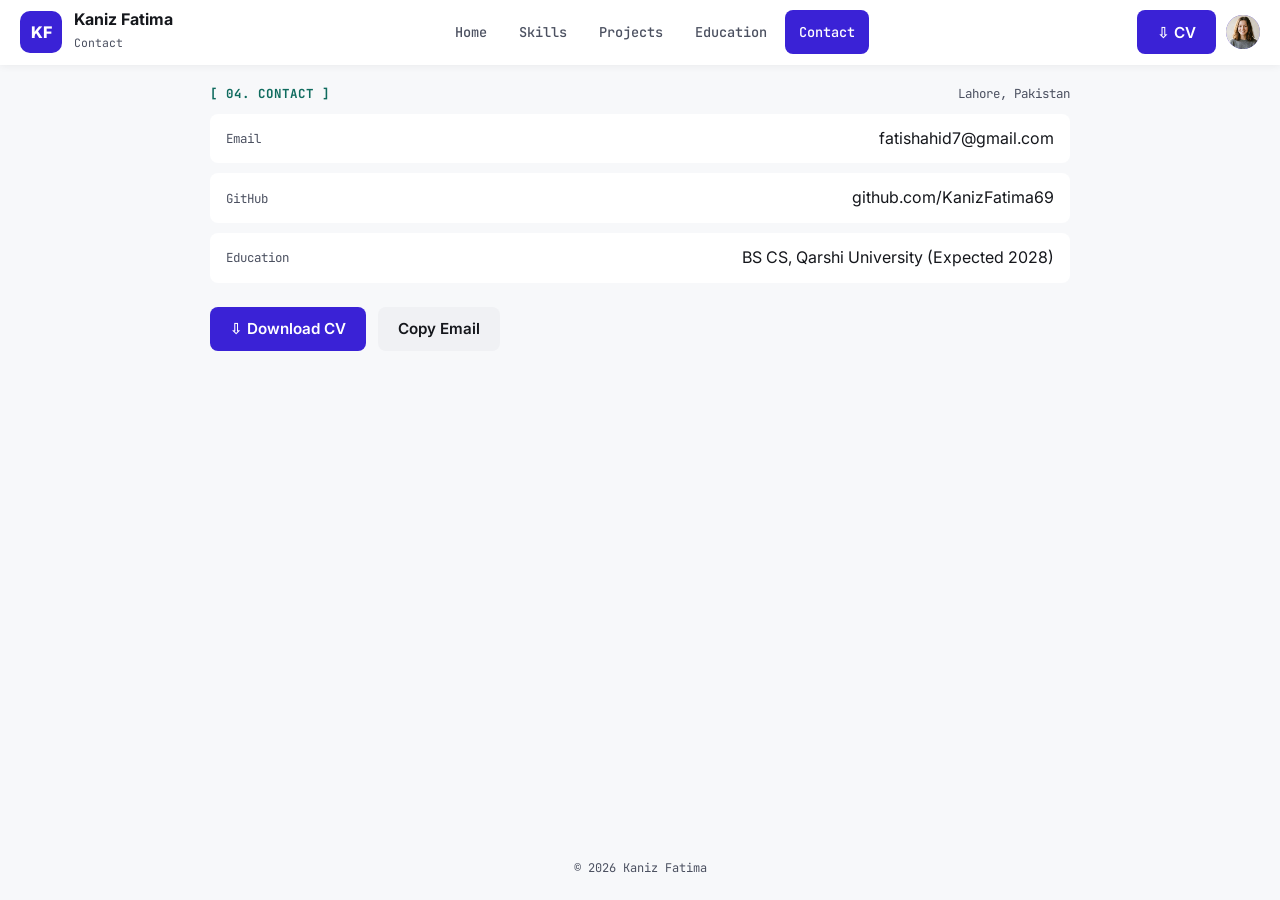
<file: web-03/contact.html>
<!DOCTYPE html>
<html lang="en">
<head>
<meta charset="UTF-8">
<meta name="viewport" content="width=device-width, initial-scale=1, viewport-fit=cover">
<title>Contact | Kaniz Fatima</title>
<link rel="preconnect" href="https://fonts.googleapis.com">
<link rel="preconnect" href="https://fonts.gstatic.com" crossorigin>
<link href="https://fonts.googleapis.com/css2?family=Inter:wght@400;500;600;800&family=JetBrains+Mono:wght@400;500&display=swap" rel="stylesheet">
<link rel="stylesheet" href="css/style.css">
</head>
<body>
<div id="site-header"></div>
<main class="wrap">
<div class="sec-head"><b>[ 04. CONTACT ]</b><span>Lahore, Pakistan</span></div>
<div class="stack">
  <a class="chip" href="mailto:fatishahid7@gmail.com"><small>Email</small>fatishahid7@gmail.com</a>
  <a class="chip" href="https://github.com/KanizFatima69" target="_blank" rel="noopener"><small>GitHub</small>github.com/KanizFatima69</a>
  <div class="chip"><small>Education</small>BS CS, Qarshi University (Expected 2028)</div>
</div>
<div class="cta"><a class="btn pri" href="Kaniz-Fatima-CV.pdf" download>&#8681; Download CV</a><button class="btn soft" id="copy" type="button">Copy Email</button></div>
</main>
<footer>&copy; <span id="yr"></span> Kaniz Fatima</footer>
<nav id="site-nav" aria-label="Mobile"></nav>
<div id="toast" role="status"></div>
<script src="js/script.js"></script>
</body>
</html>
</file>
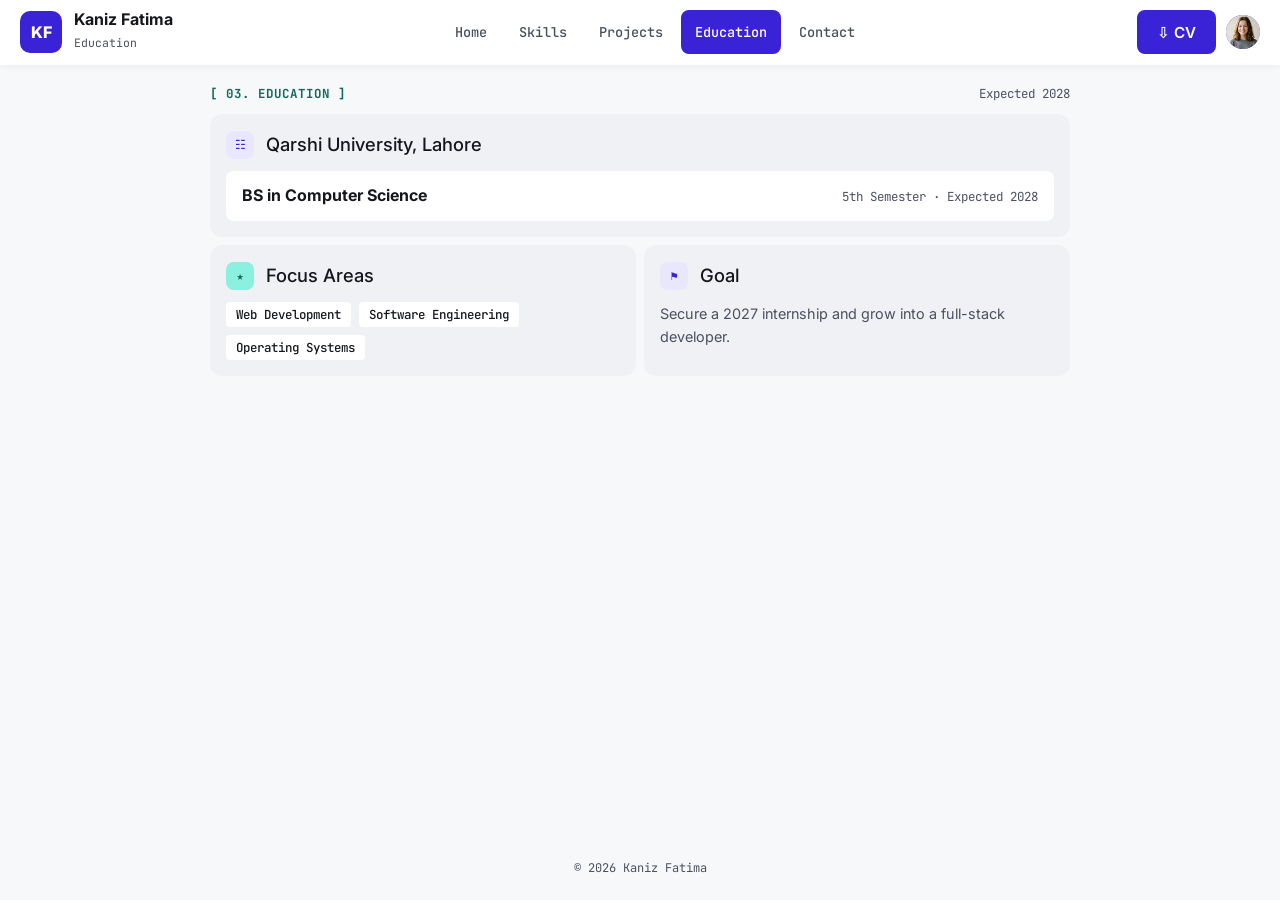
<file: web-03/education.html>
<!DOCTYPE html>
<html lang="en">
<head>
<meta charset="UTF-8">
<meta name="viewport" content="width=device-width, initial-scale=1, viewport-fit=cover">
<title>Education | Kaniz Fatima</title>
<link rel="preconnect" href="https://fonts.googleapis.com">
<link rel="preconnect" href="https://fonts.gstatic.com" crossorigin>
<link href="https://fonts.googleapis.com/css2?family=Inter:wght@400;500;600;800&family=JetBrains+Mono:wght@400;500&display=swap" rel="stylesheet">
<link rel="stylesheet" href="css/style.css">
</head>
<body>
<div id="site-header"></div>
<main class="wrap">
<div class="sec-head"><b>[ 03. EDUCATION ]</b><span>Expected 2028</span></div>
<div class="card"><h3><span class="ico">&#9783;</span>Qarshi University, Lahore</h3>
  <div class="stack"><div class="chip"><b>BS in Computer Science</b><small>5th Semester &middot; Expected 2028</small></div></div></div>
<div class="grid" style="margin-top:8px">
  <div class="card"><h3><span class="ico t">&#9733;</span>Focus Areas</h3><div class="tags"><span>Web Development</span><span>Software Engineering</span><span>Operating Systems</span></div></div>
  <div class="card"><h3><span class="ico">&#9873;</span>Goal</h3><p>Secure a 2027 internship and grow into a full-stack developer.</p></div>
</div>
</main>
<footer>&copy; <span id="yr"></span> Kaniz Fatima</footer>
<nav id="site-nav" aria-label="Mobile"></nav>
<div id="toast" role="status"></div>
<script src="js/script.js"></script>
</body>
</html>
</file>
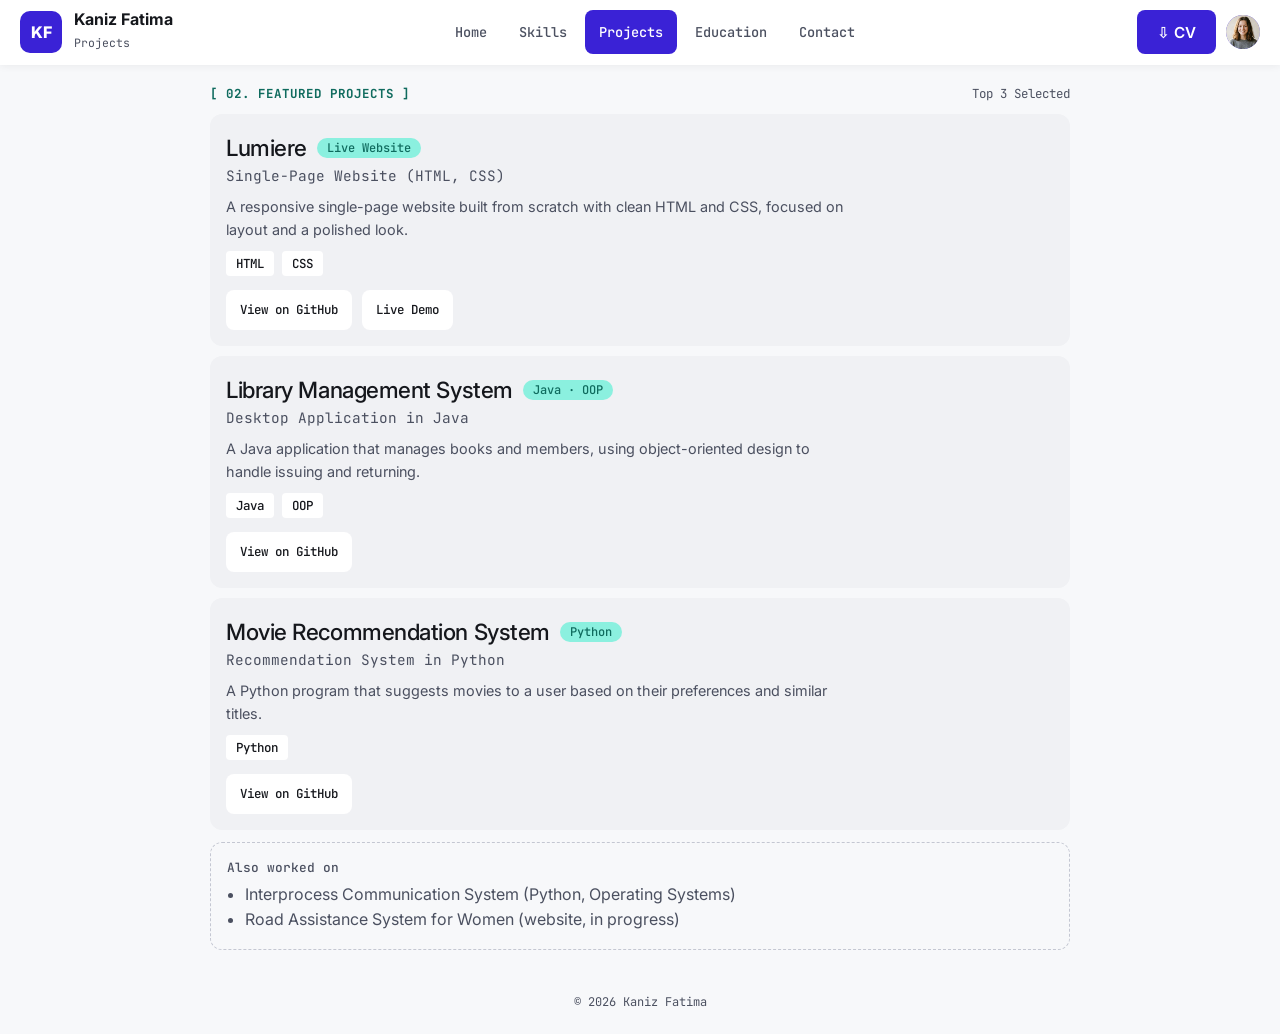
<file: web-03/projects.html>
<!DOCTYPE html>
<html lang="en">
<head>
<meta charset="UTF-8">
<meta name="viewport" content="width=device-width, initial-scale=1, viewport-fit=cover">
<title>Projects | Kaniz Fatima</title>
<link rel="preconnect" href="https://fonts.googleapis.com">
<link rel="preconnect" href="https://fonts.gstatic.com" crossorigin>
<link href="https://fonts.googleapis.com/css2?family=Inter:wght@400;500;600;800&family=JetBrains+Mono:wght@400;500&display=swap" rel="stylesheet">
<link rel="stylesheet" href="css/style.css">
</head>
<body>
<div id="site-header"></div>
<main class="wrap">
<div class="sec-head"><b>[ 02. FEATURED PROJECTS ]</b><span>Top 3 Selected</span></div>
<div class="stack">
  <article class="card"><div class="title-row"><h3>Lumiere</h3><span class="metric">Live Website</span></div><p class="p-sub">Single-Page Website (HTML, CSS)</p>
    <p class="p-desc">A responsive single-page website built from scratch with clean HTML and CSS, focused on layout and a polished look.</p>
    <div class="tags"><span>HTML</span><span>CSS</span></div>
    <div class="links"><a href="https://github.com/KanizFatima69/Lumiere-" target="_blank" rel="noopener">View on GitHub</a><a href="https://KanizFatima69.github.io/lab04/" target="_blank" rel="noopener">Live Demo</a></div></article>
  <article class="card"><div class="title-row"><h3>Library Management System</h3><span class="metric">Java &middot; OOP</span></div><p class="p-sub">Desktop Application in Java</p>
    <p class="p-desc">A Java application that manages books and members, using object-oriented design to handle issuing and returning.</p>
    <div class="tags"><span>Java</span><span>OOP</span></div>
    <div class="links"><a href="https://github.com/KanizFatima69" target="_blank" rel="noopener">View on GitHub</a></div></article>
  <article class="card"><div class="title-row"><h3>Movie Recommendation System</h3><span class="metric">Python</span></div><p class="p-sub">Recommendation System in Python</p>
    <p class="p-desc">A Python program that suggests movies to a user based on their preferences and similar titles.</p>
    <div class="tags"><span>Python</span></div>
    <div class="links"><a href="https://github.com/KanizFatima69" target="_blank" rel="noopener">View on GitHub</a></div></article>
</div>
<div class="also"><h4>Also worked on</h4><ul>
  <li>Interprocess Communication System (Python, Operating Systems)</li>
  <li>Road Assistance System for Women (website, in progress)</li></ul></div>
</main>
<footer>&copy; <span id="yr"></span> Kaniz Fatima</footer>
<nav id="site-nav" aria-label="Mobile"></nav>
<div id="toast" role="status"></div>
<script src="js/script.js"></script>
</body>
</html>
</file>
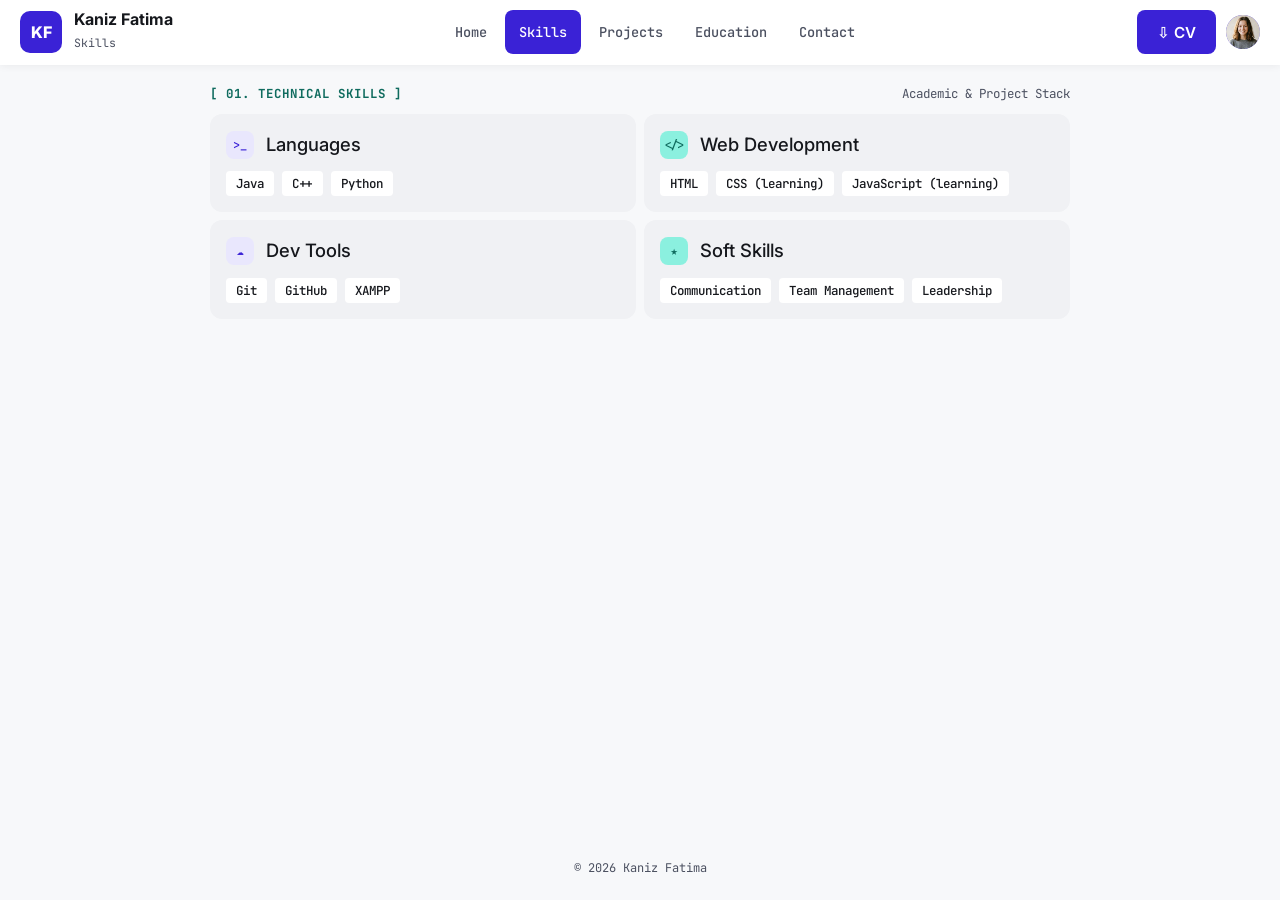
<file: web-03/skills.html>
<!DOCTYPE html>
<html lang="en">
<head>
<meta charset="UTF-8">
<meta name="viewport" content="width=device-width, initial-scale=1, viewport-fit=cover">
<title>Skills | Kaniz Fatima</title>
<link rel="preconnect" href="https://fonts.googleapis.com">
<link rel="preconnect" href="https://fonts.gstatic.com" crossorigin>
<link href="https://fonts.googleapis.com/css2?family=Inter:wght@400;500;600;800&family=JetBrains+Mono:wght@400;500&display=swap" rel="stylesheet">
<link rel="stylesheet" href="css/style.css">
</head>
<body>
<div id="site-header"></div>
<main class="wrap">
<div class="sec-head"><b>[ 01. TECHNICAL SKILLS ]</b><span>Academic &amp; Project Stack</span></div>
<div class="grid">
  <div class="card"><h3><span class="ico">&gt;_</span>Languages</h3><div class="tags"><span>Java</span><span>C++</span><span>Python</span></div></div>
  <div class="card"><h3><span class="ico t">&lt;/&gt;</span>Web Development</h3><div class="tags"><span>HTML</span><span>CSS (learning)</span><span>JavaScript (learning)</span></div></div>
  <div class="card"><h3><span class="ico">&#9729;</span>Dev Tools</h3><div class="tags"><span>Git</span><span>GitHub</span><span>XAMPP</span></div></div>
  <div class="card"><h3><span class="ico t">&#9733;</span>Soft Skills</h3><div class="tags"><span>Communication</span><span>Team Management</span><span>Leadership</span></div></div>
</div>
</main>
<footer>&copy; <span id="yr"></span> Kaniz Fatima</footer>
<nav id="site-nav" aria-label="Mobile"></nav>
<div id="toast" role="status"></div>
<script src="js/script.js"></script>
</body>
</html>
</file>
<file: web-03/css/style.css>
:root{--bg:#f7f8fa;--card:#f0f1f4;--chip:#fff;--ink:#15171c;--muted:#4b5060;--accent:#3a22d6;--soft:#e9e7fd;--teal:#0f6b5e;--tealsoft:#8bf0df;--mono:'JetBrains Mono',ui-monospace,monospace;--sans:'Inter',system-ui,sans-serif}
*{box-sizing:border-box;margin:0;padding:0}
html{scroll-behavior:smooth}
body{font-family:var(--sans);background:var(--bg);color:var(--ink);line-height:1.6;min-height:100vh;display:flex;flex-direction:column}
a{color:inherit;text-decoration:none}
:focus-visible{outline:2px solid var(--accent);outline-offset:2px}
.wrap{width:100%;max-width:900px;margin:0 auto;padding:20px;flex:1}

/* header */
header{position:sticky;top:0;z-index:20;background:#fff;box-shadow:0 1px 8px rgba(0,0,0,.06);padding:10px 20px;padding-top:calc(10px + env(safe-area-inset-top,0px));display:flex;align-items:center;justify-content:space-between;gap:16px}
.brand{display:flex;align-items:center;gap:12px}
.logo{width:42px;height:42px;border-radius:10px;background:var(--accent);color:#fff;display:grid;place-items:center;font-weight:800}
.brand b{display:block;line-height:1.2}
.brand small{font:.72rem var(--mono);color:var(--muted)}
.top-nav{display:flex;gap:4px}
.top-nav a{min-height:44px;display:flex;align-items:center;padding:0 14px;border-radius:8px;font:500 .85rem var(--mono);color:var(--muted)}
.top-nav a:hover{background:var(--soft)}
.top-nav a[aria-current]{background:var(--accent);color:#fff}
.right{display:flex;align-items:center;gap:10px}
.avatar,.photo{position:relative;overflow:hidden;display:grid;place-items:center;font-weight:800;color:#fff;background:linear-gradient(135deg,#3a22d6,#7b6bff)}
.avatar{width:34px;height:34px;border-radius:50%;font-size:.75rem}
.pic{position:absolute;inset:0;width:100%;height:100%;object-fit:cover}
.btn{display:inline-flex;align-items:center;justify-content:center;gap:8px;min-height:44px;padding:0 20px;border-radius:8px;border:0;font:600 .95rem var(--sans);cursor:pointer;transition:transform .15s}
.btn:hover{transform:translateY(-1px)}
.pri{background:var(--accent);color:#fff}
.soft{background:var(--card);color:var(--ink)}

/* hero */
.badge{display:inline-flex;align-items:center;gap:8px;background:var(--card);border-radius:8px;padding:6px 12px;font:500 .8rem var(--mono);color:var(--teal)}
.badge i{width:12px;height:12px;border-radius:50%;background:var(--teal);box-shadow:0 0 0 3px #bfe8e1}
.hero{background:var(--card);border-radius:12px;padding:16px;margin-top:16px;display:flex;gap:16px;align-items:center}
.photo{flex:none;width:96px;height:96px;border-radius:14px;font-size:2rem}
.eyebrow{font:.72rem var(--mono);letter-spacing:.12em;color:var(--accent);text-transform:uppercase}
h1{font-size:clamp(2rem,6vw,2.6rem);font-weight:800;letter-spacing:-.04em;line-height:1.1}
.sub{font-size:1.1rem;color:var(--muted)}
.objective{margin-top:16px;background:var(--soft);border-radius:12px;padding:16px;font:500 .85rem var(--mono);color:#1f1470}
.bio{margin-top:20px;color:var(--muted);font-size:1.05rem;max-width:70ch}
.cta{display:flex;flex-wrap:wrap;gap:12px;margin-top:24px}
.stats{display:grid;grid-template-columns:repeat(3,1fr);gap:8px;margin-top:24px}
.stats div{background:var(--card);border-radius:12px;padding:14px;text-align:center}
.stats b{display:block;font-size:1.6rem;color:var(--accent);letter-spacing:-.03em}
.stats span{font:.72rem var(--mono);color:var(--muted)}

/* shared blocks */
.sec-head{display:flex;justify-content:space-between;align-items:baseline;flex-wrap:wrap;gap:6px;margin:36px 0 12px;font:.78rem var(--mono)}
.sec-head:first-child{margin-top:0}
.sec-head b{color:var(--teal);letter-spacing:.08em}
.sec-head span{color:var(--muted)}
.grid{display:grid;grid-template-columns:1fr 1fr;gap:8px}
.grid3{display:grid;grid-template-columns:repeat(3,1fr);gap:8px}
.card{background:var(--card);border-radius:12px;padding:16px}
a.card:hover{background:var(--soft)}
.card h3{display:flex;align-items:center;gap:12px;font-size:1.15rem;font-weight:500;margin-bottom:12px}
a.card h3{margin-bottom:4px}
.card p{color:var(--muted);font-size:.9rem}
.ico{width:28px;height:28px;border-radius:8px;display:grid;place-items:center;font:500 .75rem var(--mono);background:var(--soft);color:var(--accent)}
.ico.t{background:var(--tealsoft);color:var(--teal)}
.tags{display:flex;flex-wrap:wrap;gap:8px}
.tags span{background:var(--chip);border-radius:4px;padding:4px 10px;font:500 .78rem var(--mono)}
.chip{background:var(--chip);border-radius:8px;padding:12px 16px;display:flex;justify-content:space-between;align-items:center;gap:12px;flex-wrap:wrap}
.chip small{font:.78rem var(--mono);color:var(--muted)}
.stack{display:grid;gap:10px}
.title-row{display:flex;flex-wrap:wrap;align-items:center;gap:10px}
.title-row h3{font-size:1.4rem;font-weight:500;letter-spacing:-.02em;margin:0}
.metric{background:var(--tealsoft);color:var(--teal);font:500 .75rem var(--mono);padding:2px 10px;border-radius:99px}
.p-sub{font:.8rem var(--mono);color:var(--muted)}
.p-desc{margin:10px 0;color:var(--muted);max-width:70ch}
.links{display:flex;gap:10px;margin-top:14px;flex-wrap:wrap}
.links a{min-height:40px;display:inline-flex;align-items:center;padding:0 14px;border-radius:8px;background:var(--chip);font:500 .78rem var(--mono)}
.links a:hover{background:var(--accent);color:#fff}
.also{margin-top:12px;padding:16px;border-radius:12px;border:1px dashed #c4c7d2}
.also h4{font:500 .8rem var(--mono);color:var(--muted);margin-bottom:6px}
.also li{margin-left:18px;color:var(--muted)}

footer{text-align:center;padding:24px 20px;font:.75rem var(--mono);color:var(--muted)}
#site-nav{display:none}
#toast{position:fixed;left:50%;bottom:100px;transform:translateX(-50%) translateY(20px);background:var(--ink);color:#fff;padding:10px 18px;border-radius:8px;font-size:.85rem;opacity:0;pointer-events:none;transition:.25s;z-index:40}
#toast.show{opacity:1;transform:translateX(-50%)}

@media(max-width:800px){
  .top-nav,.cv-btn{display:none}
  header{padding-left:14px;padding-right:14px}
  body{padding-bottom:80px}
  #site-nav{display:flex;position:fixed;bottom:0;left:0;right:0;z-index:30;background:rgba(255,255,255,.96);backdrop-filter:blur(8px);justify-content:space-around;padding:8px 0;padding-bottom:calc(8px + env(safe-area-inset-bottom,0px));box-shadow:0 -1px 8px rgba(0,0,0,.06)}
  #site-nav a{display:flex;flex-direction:column;align-items:center;min-width:56px;min-height:44px;justify-content:center;font:500 .68rem var(--mono);color:var(--muted)}
  #site-nav a span{font-size:1.1rem;line-height:1}
  #site-nav a[aria-current]{color:var(--accent)}
}
@media(max-width:640px){.grid,.grid3{grid-template-columns:1fr}.hero{flex-direction:column;align-items:flex-start}.stats{gap:6px}}
@media(prefers-reduced-motion:reduce){html{scroll-behavior:auto}.btn,#toast{transition:none}}
</file>
